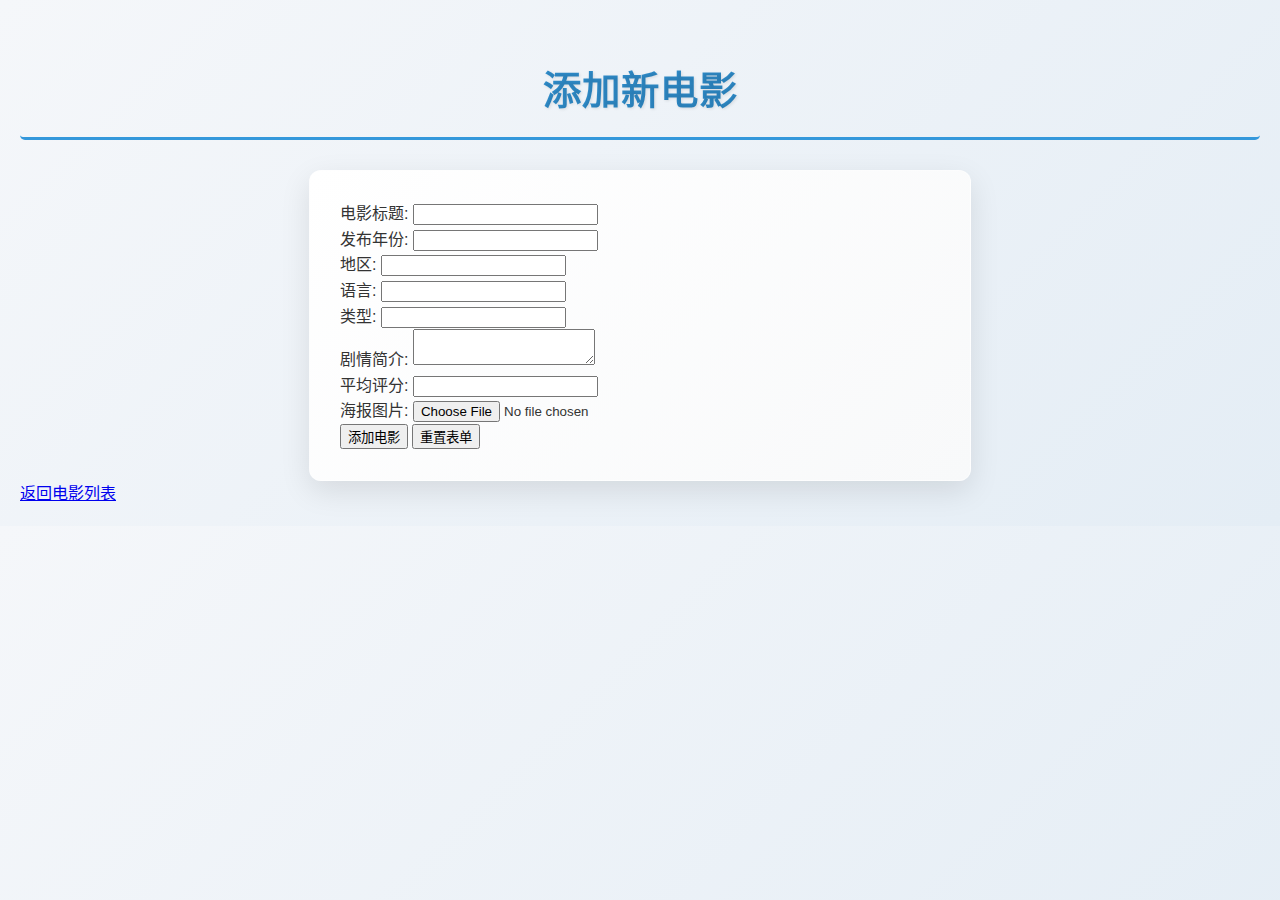
<file: Movie/WebRoot/add_movie.html>
<!DOCTYPE html>
<html lang="zh-CN">
<head>
    <meta charset="UTF-8">
    <meta name="viewport" content="width=device-width, initial-scale=1.0">
    <title>添加电影</title>
    <link rel="stylesheet" type="text/css" href="css/movie.css">
</head>
<body>
<div class="container">
    <h1>添加新电影</h1>

    <div class="form-container">
        <form id="movieForm" enctype="multipart/form-data">
            <div class="form-group">
                <label for="movieTitle">电影标题:</label>
                <input type="text" id="movieTitle" name="movieTitle" required>
            </div>

            <div class="form-group">
                <label for="releaseYear">发布年份:</label>
                <input type="number" id="releaseYear" name="releaseYear">
            </div>

            <div class="form-group">
                <label for="region">地区:</label>
                <input type="text" id="region" name="region">
            </div>

            <div class="form-group">
                <label for="language">语言:</label>
                <input type="text" id="language" name="language">
            </div>

            <div class="form-group">
                <label for="genre">类型:</label>
                <input type="text" id="genre" name="genre">
            </div>

            <div class="form-group">
                <label for="plotSummary">剧情简介:</label>
                <textarea id="plotSummary" name="plotSummary"></textarea>
            </div>

            <div class="form-group">
                <label for="averageRating">平均评分:</label>
                <input type="number" id="averageRating" name="averageRating" step="0.01">
            </div>

            <div class="form-group">
                <label for="posterFile">海报图片:</label>
                <input type="file" id="posterFile" name="posterFile" accept="image/*">
            </div>

            <button type="submit">添加电影</button>
            <button type="reset">重置表单</button>
        </form>
    </div>

    <a href="index.html">返回电影列表</a>
</div>

<script>
    // 确保页面加载完成后执行
    document.addEventListener('DOMContentLoaded', function() {
        // 表单提交事件处理
        document.getElementById('movieForm').addEventListener('submit', function(e) {
            e.preventDefault();

            const formData = new FormData(this);

            // 创建一个对象来构建最终的电影数据
            const movieData = {};

            // 获取所有普通表单字段
            const fields = ['movieTitle', 'releaseYear', 'region', 'language', 'genre', 'plotSummary', 'averageRating'];
            fields.forEach(field => {
                const element = this.elements[field];
                if (element && element.value.trim() !== '') {
                    // 尝试将数字字段转换为数字类型
                    if (field === 'releaseYear' || field === 'averageRating') {
                        movieData[field] = isNaN(element.value) ? element.value :
                            (field === 'averageRating' ? parseFloat(element.value) : parseInt(element.value));
                    } else {
                        movieData[field] = element.value;
                    }
                }
            });

            // 处理文件上传
            const posterFile = document.getElementById('posterFile').files[0];
            if (posterFile) {
                // 如果有文件上传，则通过后端处理上传
                formData.set('posterFile', posterFile);

                // 发送multipart/form-data
                fetch('./movies', {
                    method: 'POST',
                    body: formData
                })
                .then(response => response.json())
                .then(data => {
                    alert(data.message);
                    if (data.status === 'success') {
                        document.getElementById('movieForm').reset();
                    }
                })
                .catch(error => {
                    console.error('Error:', error);
                    alert('添加电影时发生错误');
                });
            } else {
                // 如果没有文件上传，则发送JSON（不包含posterUrl字段）
                fetch('./movies', {
                    method: 'POST',
                    headers: {
                        'Content-Type': 'application/json'
                    },
                    body: JSON.stringify(movieData)
                })
                .then(response => response.json())
                .then(data => {
                    alert(data.message);
                    if (data.status === 'success') {
                        document.getElementById('movieForm').reset();
                    }
                })
                .catch(error => {
                    console.error('Error:', error);
                    alert('添加电影时发生错误');
                });
            }
        });
    });
</script>
</body>
</html>
</file>
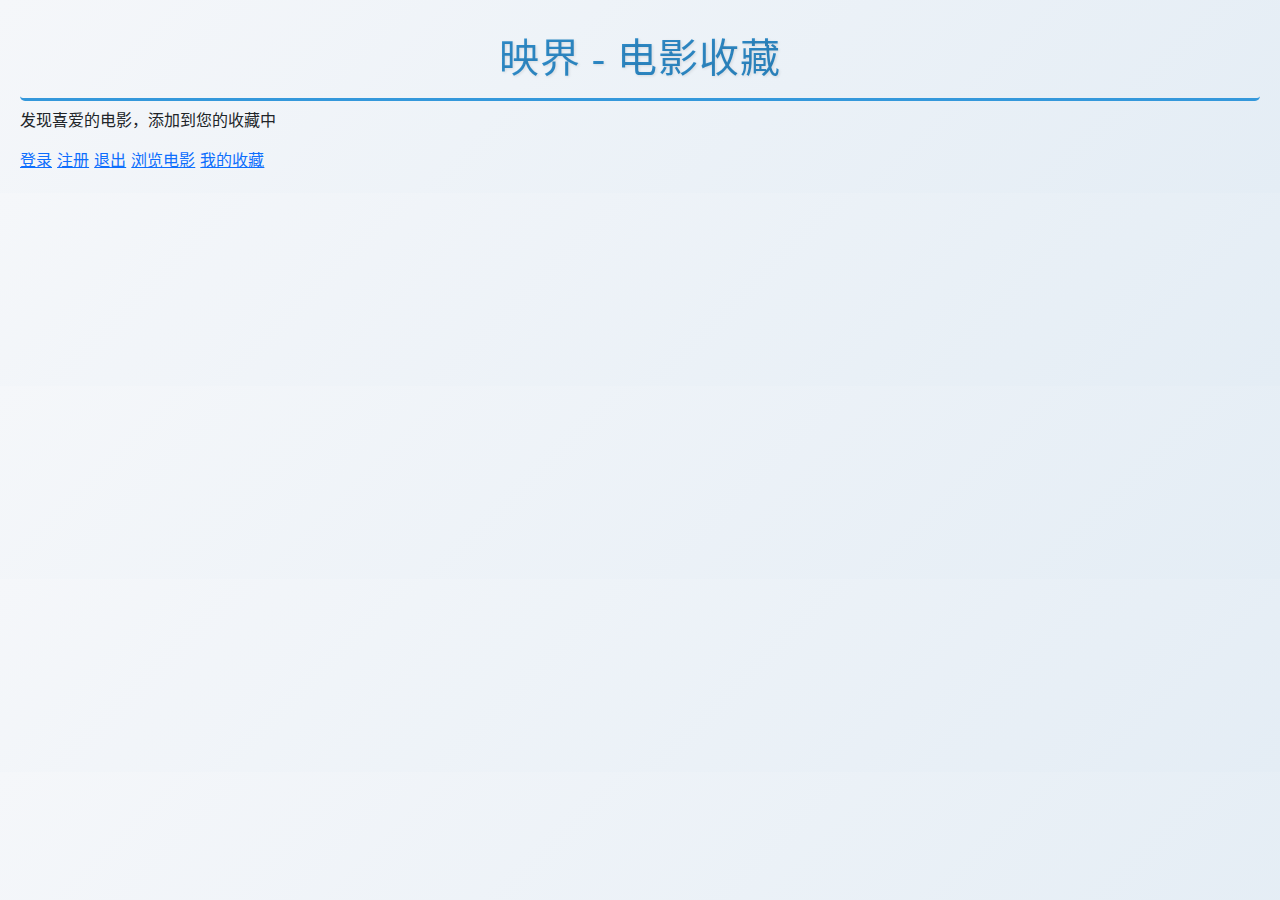
<file: Movie/WebRoot/favorites_index.html>
<!DOCTYPE html>
<html lang="zh-CN">
<head>
    <meta charset="utf-8">
    <title>映界 - 电影收藏系统</title>
    <link rel="stylesheet" href="./css/movie.css" />
    <link href="./css/bootstrap.min.css" rel="stylesheet">
    <script language="JavaScript" src="./lib/jquery-3.7.1.min.js"></script>
    <script language="JavaScript" src="./lib/bookstore.js"></script>
    <script language="JavaScript" src="./lib/bootstrap.bundle.min.js"></script>
</head>
<body id="index-body">
    <div class="center-container">
        <div class="auth-box">
            <h1>映界 - 电影收藏</h1>
            <p>发现喜爱的电影，添加到您的收藏中</p>
            <div class="auth-buttons">
                <a href="./login.html" class="auth-btn login-btn">登录</a>
                <a href="./register.html" class="auth-btn register-btn">注册</a>
                <a href="./x123-png/logout" class="auth-btn logout-btn">退出</a>
                <a href="./x123-png/movies" class="auth-btn movies-btn">浏览电影</a>
                <a href="./x123-png/myFavorites" class="auth-btn favorites-btn">我的收藏</a>
            </div>
        </div>
    </div>
</body>
</html>
</file>
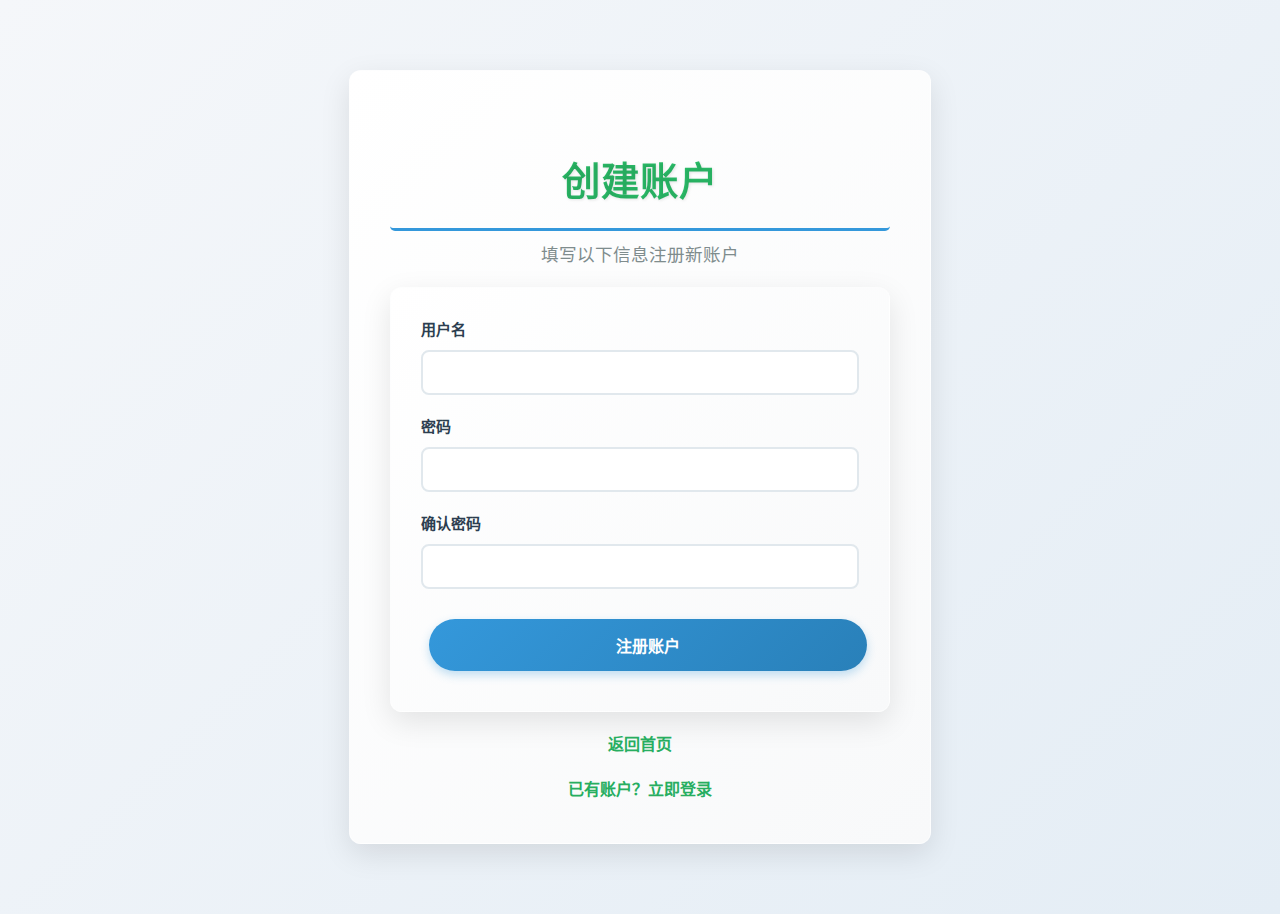
<file: Movie/WebRoot/register.html>
<!DOCTYPE html>
<html lang="zh-CN">
<head>
    <meta charset="UTF-8">
    <title>用户注册 - 映界</title>
    <link rel="stylesheet" href="./css/movie.css">
    <style>
        .register-container {
            max-width: 500px;
            margin: 50px auto;
            padding: 40px;
            background: linear-gradient(135deg, #ffffff 0%, #f8f9fa 100%);
            border-radius: 12px;
            box-shadow: 0 10px 30px rgba(0, 0, 0, 0.1);
            border: 1px solid rgba(255, 255, 255, 0.5);
        }

        .register-header h1 {
            color: #2c3e50;
            text-align: center;
            margin-bottom: 10px;
            font-weight: 700;
            font-size: 2.4em;
            position: relative;
            padding: 15px 0;
            text-shadow: 1px 1px 3px rgba(0, 0, 0, 0.1);
            letter-spacing: 1px;
            font-family: 'Georgia', serif;
            background: linear-gradient(135deg, #27ae60, #2ecc71);
            -webkit-background-clip: text;
            -webkit-text-fill-color: transparent;
            background-clip: text;
        }

        .register-header p {
            text-align: center;
            color: #7f8c8d;
            margin-top: 0;
            font-size: 1.1em;
        }

        .form-group {
            margin-bottom: 20px;
        }

        .form-group label {
            display: block;
            margin-bottom: 8px;
            font-weight: 600;
            color: #2c3e50;
            font-size: 15px;
        }

        .form-group input[type="text"],
        .form-group input[type="password"] {
            width: 100%;
            padding: 12px 15px;
            border: 2px solid #e1e8ed;
            border-radius: 8px;
            font-size: 15px;
            box-sizing: border-box;
            transition: all 0.3s ease;
            background-color: #fff;
        }

        .form-group input:focus {
            border-color: #27ae60;
            outline: none;
            box-shadow: 0 0 0 3px rgba(46, 204, 113, 0.2);
            transform: translateY(-2px);
        }

        .submit-btn {
            display: block;
            width: 100%;
            padding: 14px;
            background: linear-gradient(135deg, #27ae60, #2ecc71);
            color: white;
            border: none;
            border-radius: 30px;
            cursor: pointer;
            font-size: 16px;
            font-weight: 600;
            transition: all 0.3s ease;
            margin-top: 10px;
            box-shadow: 0 4px 10px rgba(46, 204, 113, 0.3);
        }

        .submit-btn:hover {
            background: linear-gradient(135deg, #2ecc71, #219653);
            transform: translateY(-3px);
            box-shadow: 0 6px 15px rgba(46, 204, 113, 0.4);
        }

        #error-message {
            margin: 15px 0;
            padding: 12px;
            background-color: #f8d7da;
            color: #721c24;
            border: 1px solid #f5c6cb;
            border-radius: 5px;
            text-align: center;
            display: none;
        }

        #success-message {
            margin: 15px 0;
            padding: 12px;
            background-color: #d4edda;
            color: #155724;
            border: 1px solid #c3e6cb;
            border-radius: 5px;
            text-align: center;
            display: none;
        }

        .back-link {
            display: block;
            text-align: center;
            margin-top: 20px;
            color: #27ae60;
            text-decoration: none;
            font-weight: 600;
        }

        .back-link:hover {
            text-decoration: underline;
        }
    </style>
</head>
<body>
<div class="register-container">
    <div class="register-header">
        <h1>创建账户</h1>
        <p>填写以下信息注册新账户</p>
    </div>

    <form id="registrationForm" action="./register" method="post">
        <div class="form-group">
            <label for="username">用户名</label>
            <input type="text" name="username" id="username" required>
        </div>

        <div class="form-group">
            <label for="password">密码</label>
            <input type="password" name="password" id="password" required>
        </div>

        <div class="form-group">
            <label for="confirmPassword">确认密码</label>
            <input type="password" name="confirmPassword" id="confirmPassword" required>
        </div>

        <input type="submit" value="注册账户" class="submit-btn">

        <div id="error-message"></div>
        <div id="success-message"></div>
    </form>

    <a href="index.html" class="back-link">返回首页</a>
    <a href="login.html" class="back-link">已有账户？立即登录</a>
</div>

<script>
    let isSubmitting = false; // 防止重复提交

    // 从URL参数中提取错误信息并在页面上显示
    function displayMessages() {
        const urlParams = new URLSearchParams(window.location.search);
        const error = urlParams.get('error');
        const success = urlParams.get('success');

        if (error) {
            const errorMessageDiv = document.getElementById('error-message');
            errorMessageDiv.textContent = decodeURIComponent(error);
            errorMessageDiv.style.display = 'block';
        }

        if (success) {
            const successMessageDiv = document.getElementById('success-message');
            successMessageDiv.textContent = decodeURIComponent(success);
            successMessageDiv.style.display = 'block';
        }
    }

    // 表单验证和提交处理
    document.getElementById('registrationForm').addEventListener('submit', function(e) {
        // 如果已经在提交中，阻止重复提交
        if (isSubmitting) {
            e.preventDefault();
            return false;
        }

        const password = document.getElementById('password').value;
        const confirmPassword = document.getElementById('confirmPassword').value;

        // 检查密码是否至少包含四个字符
        if (password.length < 4) {
            e.preventDefault();
            const errorMessageDiv = document.getElementById('error-message');
            errorMessageDiv.textContent = '密码至少需要包含四个字符';
            errorMessageDiv.style.display = 'block';
            return false;
        }

        if (password !== confirmPassword) {
            e.preventDefault();
            const errorMessageDiv = document.getElementById('error-message');
            errorMessageDiv.textContent = '两次输入的密码不一致，请重新输入';
            errorMessageDiv.style.display = 'block';
            return false;
        }

        // 设置提交标志，防止重复提交
        isSubmitting = true;
        const submitBtn = document.querySelector('.submit-btn');
        submitBtn.disabled = true;
        submitBtn.value = '注册中...';
    });

    // 页面加载时显示错误信息
    window.onload = function() {
        displayMessages();
    };
</script>
</body>
</html>
</file>
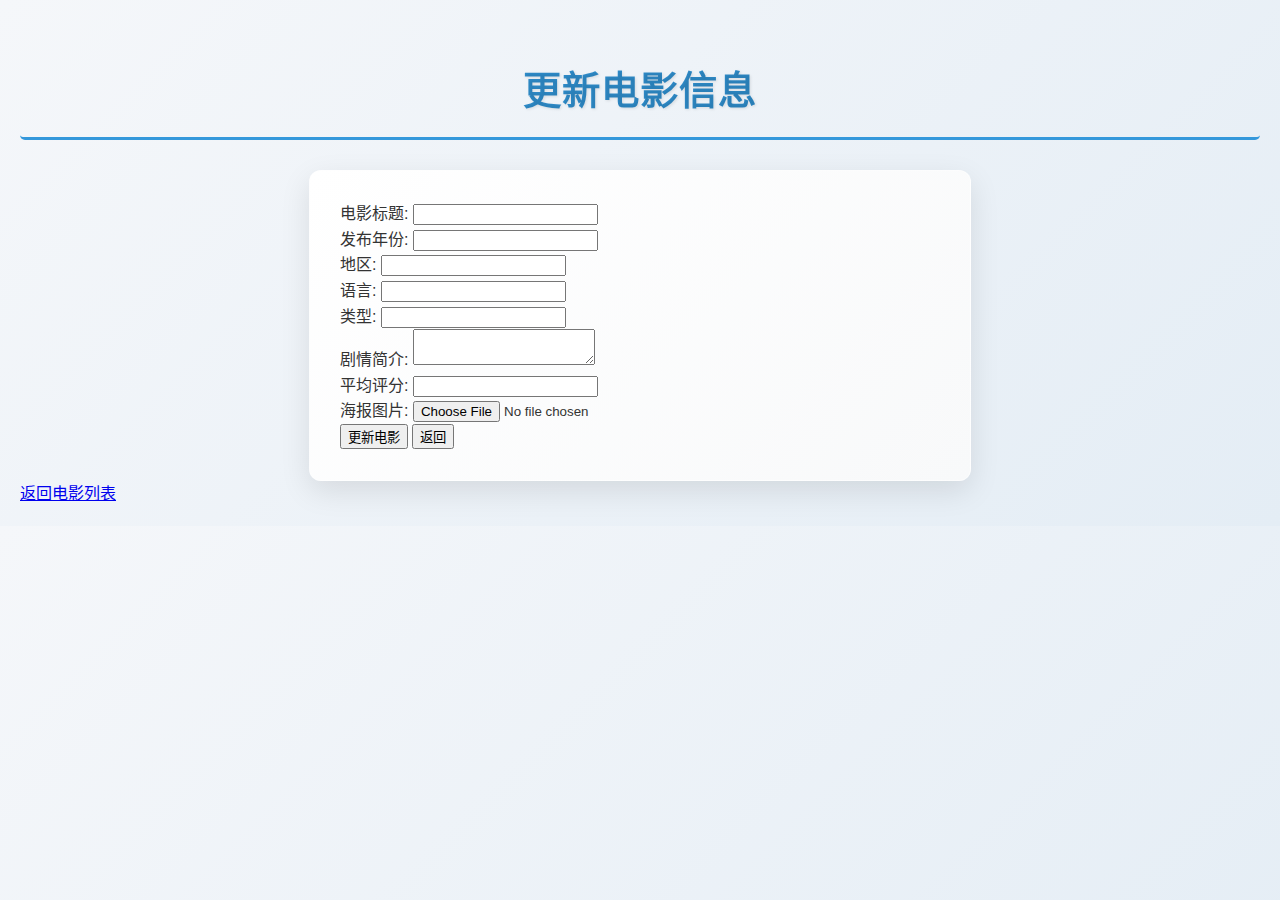
<file: Movie/WebRoot/update_movie.html>
<!DOCTYPE html>
<html lang="zh-CN">
<head>
    <meta charset="UTF-8">
    <meta name="viewport" content="width=device-width, initial-scale=1.0">
    <title>更新电影</title>
    <link rel="stylesheet" type="text/css" href="css/movie.css">
</head>
<body>
    <div class="container">
        <h1>更新电影信息</h1>

        <div class="form-container">
            <form id="movieForm" action="./updateMovie" method="post" enctype="multipart/form-data">
                <input type="hidden" name="movieId" id="movieId" value="">

                <div class="form-group">
                    <label for="movieTitle">电影标题:</label>
                    <input type="text" id="movieTitle" name="movieTitle" required>
                </div>

                <div class="form-group">
                    <label for="releaseYear">发布年份:</label>
                    <input type="number" id="releaseYear" name="releaseYear">
                </div>

                <div class="form-group">
                    <label for="region">地区:</label>
                    <input type="text" id="region" name="region">
                </div>

                <div class="form-group">
                    <label for="language">语言:</label>
                    <input type="text" id="language" name="language">
                </div>

                <div class="form-group">
                    <label for="genre">类型:</label>
                    <input type="text" id="genre" name="genre">
                </div>

                <div class="form-group">
                    <label for="plotSummary">剧情简介:</label>
                    <textarea id="plotSummary" name="plotSummary"></textarea>
                </div>

                <div class="form-group">
                    <label for="averageRating">平均评分:</label>
                    <input type="number" id="averageRating" name="averageRating" step="0.01">
                </div>

                <div class="form-group">
                    <label for="picture">海报图片:</label>
                    <input type="file" id="picture" name="picture" accept="image/*">
                    <div id="currentPoster"></div>
                </div>

                <button type="submit">更新电影</button>
                <button type="button" onclick="history.back()">返回</button>
            </form>
        </div>

        <a href="index.html">返回电影列表</a>
    </div>

    <script>
        // 从URL参数中获取电影ID并加载电影信息
        function getUrlParameter(name) {
            const urlParams = new URLSearchParams(window.location.search);
            return urlParams.get(name);
        }

        // 获取电影信息并填充表单
        function loadMovieInfo() {
            const movieId = getUrlParameter('id');
            if (!movieId) {
                alert('未指定电影ID');
                return;
            }

            // 设置隐藏域中的ID
            document.getElementById('movieId').value = movieId;

            // 从后端获取电影信息
            fetch('./movies', {
                method: 'GET',
                headers: {
                    'Accept': 'application/json'
                }
            })
            .then(response => response.json())
            .then(movies => {
                const movie = movies.find(m => m.movieId == movieId);
                if (movie) {
                    document.getElementById('movieTitle').value = movie.movieTitle || '';
                    document.getElementById('releaseYear').value = movie.releaseYear || '';
                    document.getElementById('region').value = movie.region || '';
                    document.getElementById('language').value = movie.language || '';
                    document.getElementById('genre').value = movie.genre || '';
                    document.getElementById('plotSummary').value = movie.plotSummary || '';
                    document.getElementById('averageRating').value = movie.averageRating || '';
                    
                    // 显示当前海报
                    if (movie.posterUrl && movie.posterUrl !== '') {
                        const currentPosterDiv = document.getElementById('currentPoster');
                        currentPosterDiv.innerHTML = '<p>当前海报: <a href="' + movie.posterUrl + '" target="_blank">查看海报</a></p>';
                    }
                } else {
                    alert('未找到指定电影');
                }
            })
            .catch(error => {
                console.error('Error:', error);
                alert('获取电影信息时发生错误');
            });
        }

        // 页面加载完成后执行
        window.onload = loadMovieInfo;
    </script>
</body>
</html>
</file>
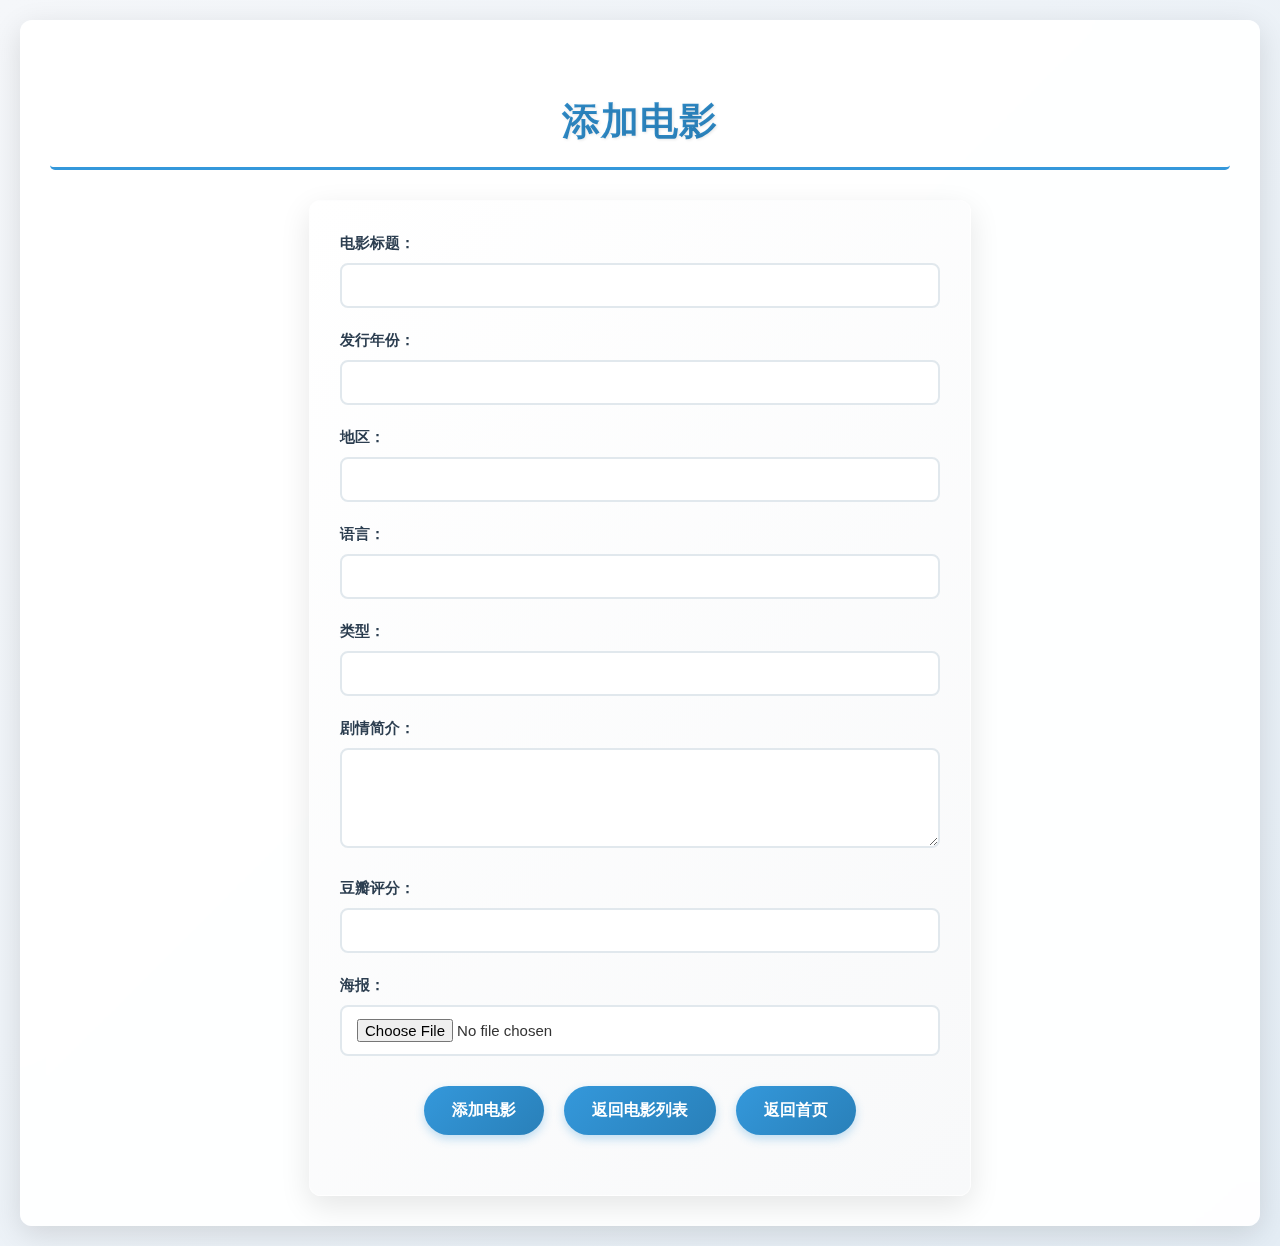
<file: Movie/WebRoot/x123-png/add_movie.html>
<!DOCTYPE html>
<html>
<head>
    <meta charset="utf-8">
    <title>添加电影</title>
    <link rel="stylesheet" href="../css/movie.css" />
</head>
<body>
    <div class="page-container">
        <h1>添加电影</h1>
        <form action="./addMovie" method="post" enctype="multipart/form-data">
            <div class="form-row">
                <label>电影标题：</label>
                <input type="text" name="movieTitle" required>
            </div>
            <div class="form-row">
                <label>发行年份：</label>
                <input type="text" name="releaseYear" required>
            </div>
            <div class="form-row">
                <label>地区：</label>
                <input type="text" name="region" required>
            </div>
            <div class="form-row">
                <label>语言：</label>
                <input type="text" name="language" required>
            </div>
            <div class="form-row">
                <label>类型：</label>
                <input type="text" name="genre" required>
            </div>
            <div class="form-row">
                <label>剧情简介：</label>
                <textarea rows="3" name="plotSummary"></textarea>
            </div>
            <div class="form-row">
                <label>豆瓣评分：</label>
                <input type="text" name="averageRating" required>
            </div>
            <div class="form-row">
                <label>海报：</label>
                <input type="file" name="picture">
            </div>
            <div class="form-row" style="text-align: center;">
                <input type="submit" value="添加电影">
                <a href="./movies"><input type="button" value="返回电影列表"></a>
                <a href="../index_v1.html"><input type="button" value="返回首页"></a>
            </div>
        </form>
    </div>
</body>
</html>
</file>
<file: Movie/WebRoot/css/movie.css>
/* 通用样式 */
body {
    font-family: 'Segoe UI', Tahoma, Geneva, Verdana, sans-serif;
    margin: 0;
    padding: 20px;
    background: linear-gradient(135deg, #f5f7fa 0%, #e4edf5 100%);
    color: #333;
    line-height: 1.6;
}

/* 页面容器 */
.page-container {
    max-width: 1200px;
    margin: 0 auto;
    padding: 30px;
    background-color: rgba(255, 255, 255, 0.95);
    border-radius: 12px;
    box-shadow: 0 8px 30px rgba(0, 0, 0, 0.12);
    backdrop-filter: blur(10px);
}

/* 标题样式 */
h1 {
    color: #2c3e50;
    text-align: center;
    margin-bottom: 30px;
    font-weight: 700;
    font-size: 2.4em;
    position: relative;
    padding: 15px 0;
    text-shadow: 1px 1px 3px rgba(0, 0, 0, 0.1);
    letter-spacing: 1px;
    font-family: 'Georgia', serif;
    background: linear-gradient(135deg, #3498db, #2980b9);
    -webkit-background-clip: text;
    -webkit-text-fill-color: transparent;
    background-clip: text;
    border-bottom: 3px solid #3498db;
    border-radius: 5px;
}

/* 导航链接 */
.nav-links {
    text-align: center;
    margin-bottom: 30px;
    display: flex;
    justify-content: center;
    gap: 15px;
    flex-wrap: wrap;
}

.nav-links a {
    display: inline-block;
    padding: 12px 24px;
    margin: 5px;
    background: linear-gradient(135deg, #3498db, #2980b9);
    color: white;
    text-decoration: none;
    border-radius: 30px;
    transition: all 0.3s ease;
    font-weight: 600;
    box-shadow: 0 4px 10px rgba(52, 152, 219, 0.3);
}

.nav-links a:hover {
    background: linear-gradient(135deg, #2980b9, #1c6ea4);
    transform: translateY(-3px);
    box-shadow: 0 6px 15px rgba(52, 152, 219, 0.4);
}

/* 搜索表单 */
.search-form {
    text-align: center;
    margin-bottom: 30px;
}

.search-form form {
    display: flex;
    justify-content: center;
    gap: 10px;
    align-items: center;
    flex-wrap: wrap;
}

.search-form input[type="text"] {
    padding: 12px 20px;
    width: 300px;
    border: 2px solid #e1e8ed;
    border-radius: 30px;
    font-size: 16px;
    box-sizing: border-box;
    transition: all 0.3s ease;
    background-color: white;
}

.search-form input[type="text"]:focus {
    border-color: #3498db;
    outline: none;
    box-shadow: 0 0 0 3px rgba(52, 152, 219, 0.2);
    transform: translateY(-2px);
}

.search-form input[type="submit"] {
    padding: 12px 25px;
    background: linear-gradient(135deg, #2ecc71, #27ae60);
    color: white;
    border: none;
    border-radius: 30px;
    cursor: pointer;
    font-size: 16px;
    font-weight: 600;
    transition: all 0.3s ease;
    box-shadow: 0 4px 10px rgba(46, 204, 113, 0.3);
}

.search-form input[type="submit"]:hover {
    background: linear-gradient(135deg, #27ae60, #219653);
    transform: translateY(-3px);
    box-shadow: 0 6px 15px rgba(46, 204, 113, 0.4);
}

/* 电影表格样式 */
.tb-movie {
    width: 100%;
    border-collapse: separate;
    border-spacing: 0;
    margin: 20px 0;
    background-color: #fff;
    border-radius: 12px;
    overflow: hidden;
    box-shadow: 0 5px 15px rgba(0, 0, 0, 0.08);
}

.tb-movie th {
    background: linear-gradient(135deg, #3498db, #2980b9);
    color: white;
    font-weight: 600;
    padding: 16px 12px;
    text-align: left;
    text-transform: uppercase;
    letter-spacing: 0.5px;
    font-size: 0.9em;
}

.tb-movie td {
    padding: 15px 12px;
    border-bottom: 1px solid #f0f0f0;
    transition: background-color 0.2s ease;
}

.tb-movie tr {
    transition: transform 0.2s ease, box-shadow 0.2s ease;
}

.tb-movie tr:nth-child(even) {
    background-color: #f9fbfd;
}

.tb-movie tr {
    transition: background-color 0.2s ease;
}

.tb-movie tr:last-child td {
    border-bottom: none;
}

/* 操作链接样式 */
.tb-movie .actions {
    display: flex;
    gap: 8px;
    justify-content: center;
}

.tb-movie .actions a {
    display: inline-block;
    padding: 8px 16px;
    margin: 0;
    background: linear-gradient(135deg, #e74c3c, #c0392b);
    color: white;
    text-decoration: none;
    border-radius: 22px;
    font-size: 14px;
    transition: all 0.3s ease;
    box-shadow: 0 2px 5px rgba(231, 76, 60, 0.3);
    border: none;
    font-weight: 500;
    min-width: 80px;
    text-align: center;
}

.tb-movie .actions a:hover {
    transform: translateY(-3px);
    box-shadow: 0 5px 15px rgba(231, 76, 60, 0.4);
    background: linear-gradient(135deg, #c0392b, #a5281b);
}

.tb-movie .actions a.update {
    background: linear-gradient(135deg, #3498db, #2980b9);
    box-shadow: 0 2px 5px rgba(52, 152, 219, 0.3);
}

.tb-movie .actions a.update:hover {
    transform: translateY(-3px);
    box-shadow: 0 5px 15px rgba(52, 152, 219, 0.4);
    background: linear-gradient(135deg, #2980b9, #1c6ea4);
}

/* 表单样式 */
form {
    max-width: 600px;
    margin: 0 auto;
    padding: 30px;
    background: linear-gradient(135deg, #ffffff 0%, #f8f9fa 100%);
    border-radius: 12px;
    box-shadow: 0 10px 30px rgba(0, 0, 0, 0.1);
    border: 1px solid rgba(255, 255, 255, 0.5);
}

.form-row {
    margin-bottom: 20px;
}

.form-row label {
    display: block;
    margin-bottom: 8px;
    font-weight: 600;
    color: #2c3e50;
    font-size: 15px;
}

.form-row input[type="text"],
.form-row input[type="file"],
.form-row textarea {
    width: 100%;
    padding: 12px 15px;
    border: 2px solid #e1e8ed;
    border-radius: 8px;
    font-size: 15px;
    box-sizing: border-box;
    transition: all 0.3s ease;
    background-color: #fff;
}

.form-row input:focus,
.form-row textarea:focus {
    border-color: #3498db;
    outline: none;
    box-shadow: 0 0 0 3px rgba(52, 152, 219, 0.2);
    transform: translateY(-2px);
}

.form-row textarea {
    height: 100px;
    resize: vertical;
    font-family: 'Segoe UI', Tahoma, Geneva, Verdana, sans-serif;
}

/* 提交按钮样式 */
input[type="submit"],
input[type="button"] {
    display: inline-block;
    padding: 14px 28px;
    margin: 10px 8px;
    background: linear-gradient(135deg, #3498db, #2980b9);
    color: white;
    border: none;
    border-radius: 30px;
    cursor: pointer;
    font-size: 16px;
    font-weight: 600;
    transition: all 0.3s ease;
    text-decoration: none;
    min-width: 120px;
    box-shadow: 0 4px 10px rgba(52, 152, 219, 0.3);
}

input[type="submit"]:hover,
input[type="button"]:hover {
    background: linear-gradient(135deg, #2980b9, #1c6ea4);
    transform: translateY(-3px);
    box-shadow: 0 6px 15px rgba(52, 152, 219, 0.4);
}

/* 图片样式 */
.tb-movie img {
    border-radius: 8px;
    box-shadow: 0 4px 8px rgba(0, 0, 0, 0.1);
    max-width: 80px;
    height: auto;
    transition: transform 0.3s ease, box-shadow 0.3s ease;
}


/* 添加一些微妙的动画效果 */
@keyframes fadeIn {
    from { opacity: 0; transform: translateY(20px); }
    to { opacity: 1; transform: translateY(0); }
}

.page-container {
    animation: fadeIn 0.6s ease-out;
}


/* 响应式设计 */
@media (max-width: 768px) {
    .page-container {
        padding: 10px;
        margin: 10px;
    }

    .search-form input[type="text"] {
        width: 100%;
        margin-bottom: 10px;
    }

    .tb-movie {
        font-size: 14px;
    }

    .tb-movie th,
    .tb-movie td {
        padding: 8px;
    }

    form {
        padding: 15px;
    }
}
</file>
